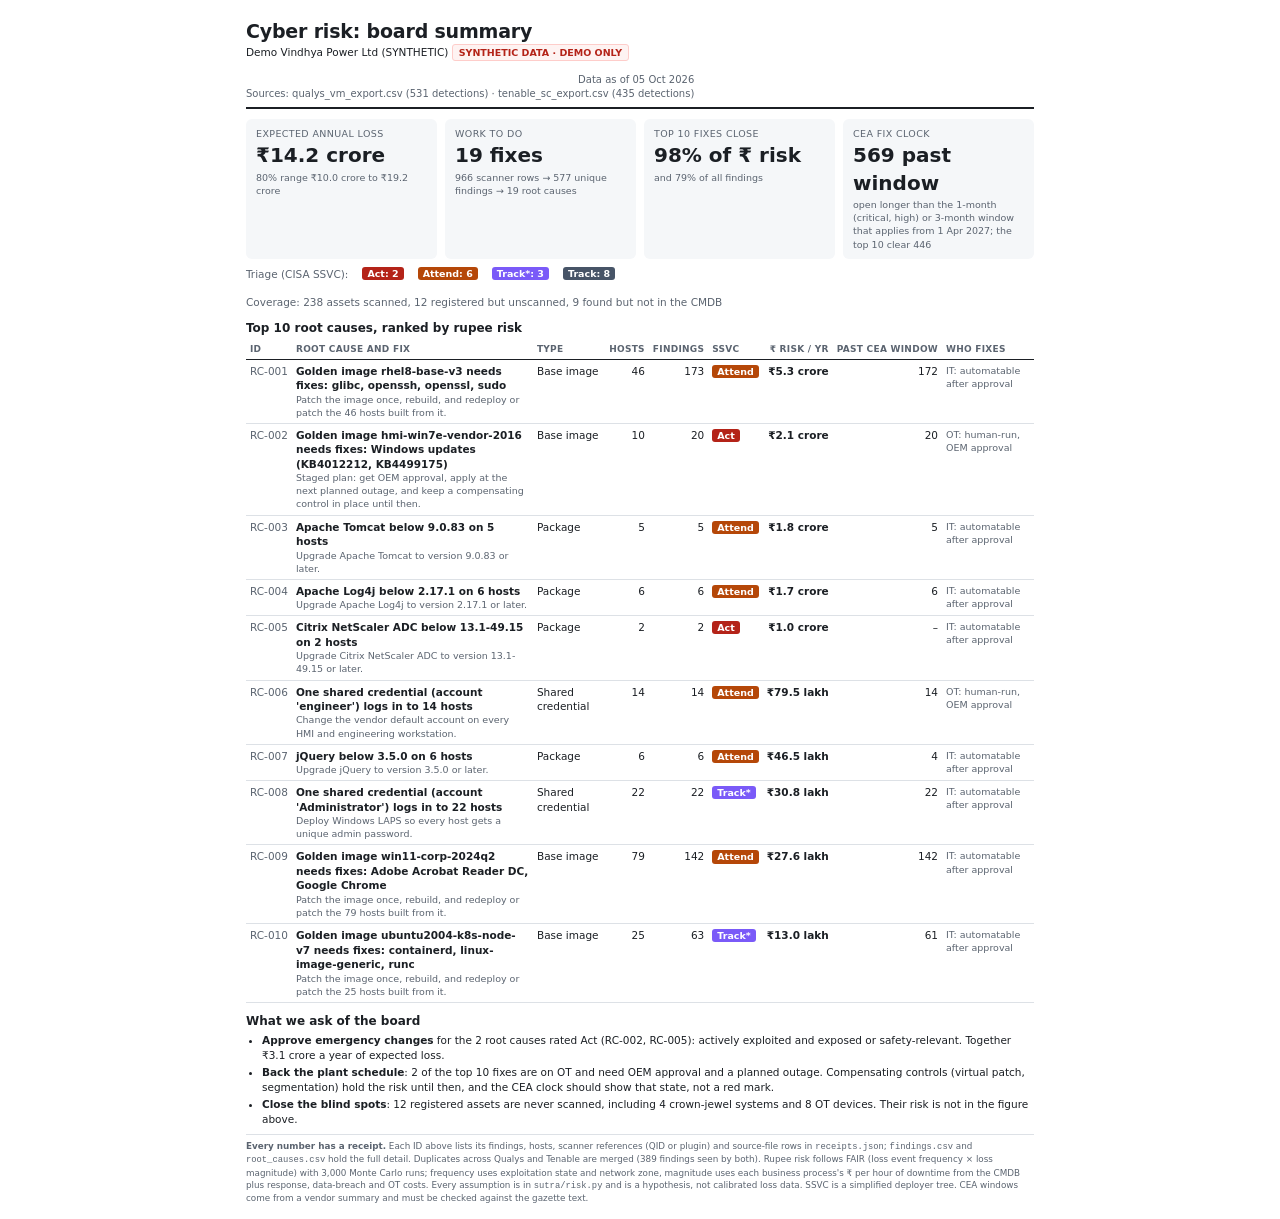
<file: examples/board_summary.html>
<!doctype html>
<html lang="en"><head><meta charset="utf-8">
<meta name="viewport" content="width=device-width, initial-scale=1">
<title>Board Cyber Summary</title>
<style>
  :root { --ink:#1b1f24; --muted:#5b6470; --line:#dde1e6; --panel:#f5f7f9; --accent:#0b5cad;
          --act:#b42318; --attend:#b54708; --trackstar:#7a5af8; --track:#475467; }
  @page { size: A4; margin: 11mm; }
  * { box-sizing: border-box; }
  body { font: 10.5px/1.38 "Segoe UI", system-ui, -apple-system, Roboto, Arial, sans-serif; color: var(--ink);
         background:#fff; margin: 0 auto; max-width: 820px; padding: 18px 16px; }
  header { display:flex; justify-content:space-between; align-items:flex-end; border-bottom:2px solid var(--ink);
           padding-bottom:6px; gap: 12px; flex-wrap: wrap; }
  h1 { font-size:19px; margin:0; letter-spacing:-.01em; }
  .meta { color:var(--muted); font-size:10px; text-align:right; }
  .synthetic { display:inline-block; background:#fef3f2; color:var(--act); border:1px solid #fecdca;
               border-radius:3px; padding:1px 6px; font-weight:600; font-size:9.5px; }
  .kpis { display:grid; grid-template-columns: repeat(4, 1fr); gap:8px; margin:10px 0 8px; }
  .kpi { background:var(--panel); border-radius:6px; padding:8px 10px; }
  .kpi .label { color:var(--muted); font-size:9.5px; text-transform:uppercase; letter-spacing:.04em; }
  .kpi .value { font-size:20px; font-weight:700; margin:2px 0 1px; font-variant-numeric: tabular-nums; }
  .kpi .sub { color:var(--muted); font-size:9.5px; }
  .strip { display:flex; gap:14px; flex-wrap:wrap; align-items:center; margin:2px 0 8px; color:var(--muted); }
  .ssvc { display:inline-block; border-radius:3px; padding:0 5px; font-weight:600; font-size:9.5px; color:#fff;
          white-space:nowrap; }
  .s-Act { background:var(--act); } .s-Attend { background:var(--attend); }
  .s-Trackstar { background:var(--trackstar); } .s-Track { background:var(--track); }
  h2 { font-size:12px; margin:10px 0 4px; }
  table { width:100%; border-collapse:collapse; }
  th { text-align:left; font-size:9px; color:var(--muted); text-transform:uppercase; letter-spacing:.03em;
       border-bottom:1px solid var(--ink); padding:3px 4px; }
  td { border-bottom:1px solid var(--line); padding:4px; vertical-align:top; }
  td.n, th.n { text-align:right; font-variant-numeric: tabular-nums; white-space:nowrap; }
  td.id { color:var(--muted); white-space:nowrap; }
  td .t { font-weight:600; }
  td .fix { color:var(--muted); font-size:9.5px; }
  td.money { font-weight:600; }
  td.who { font-size:9.5px; color:var(--muted); width:92px; }
  ul { margin:4px 0 0; padding-left:16px; }
  li { margin-bottom:3px; }
  footer { margin-top:8px; border-top:1px solid var(--line); padding-top:5px; color:var(--muted); font-size:8.8px; }
  @media (max-width: 640px) {
    .kpis { grid-template-columns: 1fr 1fr; }
    .tablewrap { overflow-x:auto; }
    table { min-width: 640px; }
  }
  @media print { body { padding:0; max-width:none; font-size:9.4px; } .kpi .value { font-size:17px; }
                  td { padding:2px 4px; } footer { font-size:8px; }
                  body { line-height:1.3; } .kpis { margin:6px 0; } .kpi { padding:5px 8px; }
                  h2 { margin:6px 0 3px; } li { margin-bottom:1px; } }
</style></head>
<body>
<header>
  <div><h1>Cyber risk: board summary</h1>
    <div>Demo Vindhya Power Ltd (SYNTHETIC) <span class="synthetic">SYNTHETIC DATA · DEMO ONLY</span></div></div>
  <div class="meta">Data as of 05 Oct 2026<br>Sources: qualys_vm_export.csv (531 detections) · tenable_sc_export.csv (435 detections)</div>
</header>

<section class="kpis">
  <div class="kpi"><div class="label">Expected annual loss</div><div class="value">₹14.2 crore</div>
    <div class="sub">80% range ₹10.0 crore to ₹19.2 crore</div></div>
  <div class="kpi"><div class="label">Work to do</div><div class="value">19 fixes</div>
    <div class="sub">966 scanner rows → 577 unique findings → 19 root causes</div></div>
  <div class="kpi"><div class="label">Top 10 fixes close</div>
    <div class="value">98% of ₹ risk</div>
    <div class="sub">and 79% of all findings</div></div>
  <div class="kpi"><div class="label">CEA fix clock</div><div class="value">569 past window</div>
    <div class="sub">open longer than the 1-month (critical, high) or 3-month window that applies from 1 Apr 2027; the top 10 clear 446</div></div>
</section>

<div class="strip"><span>Triage (CISA SSVC):</span> <span class="ssvc s-Act">Act: 2</span><span class="ssvc s-Attend">Attend: 6</span><span class="ssvc s-Trackstar">Track*: 3</span><span class="ssvc s-Track">Track: 8</span>
  <span>Coverage: 238 assets scanned, 12 registered but unscanned, 9 found but not in the CMDB</span></div>

<h2>Top 10 root causes, ranked by rupee risk</h2>
<div class="tablewrap"><table>
  <thead><tr><th>ID</th><th>Root cause and fix</th><th>Type</th><th class="n">Hosts</th><th class="n">Findings</th>
  <th>SSVC</th><th class="n">₹ risk / yr</th><th class="n">Past CEA window</th><th>Who fixes</th></tr></thead>
  <tbody>
        <tr>
          <td class="id">RC-001</td>
          <td><div class="t">Golden image rhel8-base-v3 needs fixes: glibc, openssh, openssl, sudo</div><div class="fix">Patch the image once, rebuild, and redeploy or patch the 46 hosts built from it.</div></td>
          <td>Base image</td>
          <td class="n">46</td>
          <td class="n">173</td>
          <td><span class="ssvc s-Attend">Attend</span></td>
          <td class="n money">₹5.3 crore</td>
          <td class="n">172</td>
          <td class="who">IT: automatable after approval</td>
        </tr>
        <tr>
          <td class="id">RC-002</td>
          <td><div class="t">Golden image hmi-win7e-vendor-2016 needs fixes: Windows updates (KB4012212, KB4499175)</div><div class="fix">Staged plan: get OEM approval, apply at the next planned outage, and keep a compensating control in place until then.</div></td>
          <td>Base image</td>
          <td class="n">10</td>
          <td class="n">20</td>
          <td><span class="ssvc s-Act">Act</span></td>
          <td class="n money">₹2.1 crore</td>
          <td class="n">20</td>
          <td class="who">OT: human-run, OEM approval</td>
        </tr>
        <tr>
          <td class="id">RC-003</td>
          <td><div class="t">Apache Tomcat below 9.0.83 on 5 hosts</div><div class="fix">Upgrade Apache Tomcat to version 9.0.83 or later.</div></td>
          <td>Package</td>
          <td class="n">5</td>
          <td class="n">5</td>
          <td><span class="ssvc s-Attend">Attend</span></td>
          <td class="n money">₹1.8 crore</td>
          <td class="n">5</td>
          <td class="who">IT: automatable after approval</td>
        </tr>
        <tr>
          <td class="id">RC-004</td>
          <td><div class="t">Apache Log4j below 2.17.1 on 6 hosts</div><div class="fix">Upgrade Apache Log4j to version 2.17.1 or later.</div></td>
          <td>Package</td>
          <td class="n">6</td>
          <td class="n">6</td>
          <td><span class="ssvc s-Attend">Attend</span></td>
          <td class="n money">₹1.7 crore</td>
          <td class="n">6</td>
          <td class="who">IT: automatable after approval</td>
        </tr>
        <tr>
          <td class="id">RC-005</td>
          <td><div class="t">Citrix NetScaler ADC below 13.1-49.15 on 2 hosts</div><div class="fix">Upgrade Citrix NetScaler ADC to version 13.1-49.15 or later.</div></td>
          <td>Package</td>
          <td class="n">2</td>
          <td class="n">2</td>
          <td><span class="ssvc s-Act">Act</span></td>
          <td class="n money">₹1.0 crore</td>
          <td class="n">–</td>
          <td class="who">IT: automatable after approval</td>
        </tr>
        <tr>
          <td class="id">RC-006</td>
          <td><div class="t">One shared credential (account &#x27;engineer&#x27;) logs in to 14 hosts</div><div class="fix">Change the vendor default account on every HMI and engineering workstation.</div></td>
          <td>Shared credential</td>
          <td class="n">14</td>
          <td class="n">14</td>
          <td><span class="ssvc s-Attend">Attend</span></td>
          <td class="n money">₹79.5 lakh</td>
          <td class="n">14</td>
          <td class="who">OT: human-run, OEM approval</td>
        </tr>
        <tr>
          <td class="id">RC-007</td>
          <td><div class="t">jQuery below 3.5.0 on 6 hosts</div><div class="fix">Upgrade jQuery to version 3.5.0 or later.</div></td>
          <td>Package</td>
          <td class="n">6</td>
          <td class="n">6</td>
          <td><span class="ssvc s-Attend">Attend</span></td>
          <td class="n money">₹46.5 lakh</td>
          <td class="n">4</td>
          <td class="who">IT: automatable after approval</td>
        </tr>
        <tr>
          <td class="id">RC-008</td>
          <td><div class="t">One shared credential (account &#x27;Administrator&#x27;) logs in to 22 hosts</div><div class="fix">Deploy Windows LAPS so every host gets a unique admin password.</div></td>
          <td>Shared credential</td>
          <td class="n">22</td>
          <td class="n">22</td>
          <td><span class="ssvc s-Trackstar">Track*</span></td>
          <td class="n money">₹30.8 lakh</td>
          <td class="n">22</td>
          <td class="who">IT: automatable after approval</td>
        </tr>
        <tr>
          <td class="id">RC-009</td>
          <td><div class="t">Golden image win11-corp-2024q2 needs fixes: Adobe Acrobat Reader DC, Google Chrome</div><div class="fix">Patch the image once, rebuild, and redeploy or patch the 79 hosts built from it.</div></td>
          <td>Base image</td>
          <td class="n">79</td>
          <td class="n">142</td>
          <td><span class="ssvc s-Attend">Attend</span></td>
          <td class="n money">₹27.6 lakh</td>
          <td class="n">142</td>
          <td class="who">IT: automatable after approval</td>
        </tr>
        <tr>
          <td class="id">RC-010</td>
          <td><div class="t">Golden image ubuntu2004-k8s-node-v7 needs fixes: containerd, linux-image-generic, runc</div><div class="fix">Patch the image once, rebuild, and redeploy or patch the 25 hosts built from it.</div></td>
          <td>Base image</td>
          <td class="n">25</td>
          <td class="n">63</td>
          <td><span class="ssvc s-Trackstar">Track*</span></td>
          <td class="n money">₹13.0 lakh</td>
          <td class="n">61</td>
          <td class="who">IT: automatable after approval</td>
        </tr></tbody>
</table></div>

<h2>What we ask of the board</h2>
<ul><li><b>Approve emergency changes</b> for the 2 root causes rated Act (RC-002, RC-005): actively exploited and exposed or safety-relevant. Together ₹3.1 crore a year of expected loss.</li><li><b>Back the plant schedule</b>: 2 of the top 10 fixes are on OT and need OEM approval and a planned outage. Compensating controls (virtual patch, segmentation) hold the risk until then, and the CEA clock should show that state, not a red mark.</li><li><b>Close the blind spots</b>: 12 registered assets are never scanned, including 4 crown-jewel systems and 8 OT devices. Their risk is not in the figure above.</li></ul>

<footer>
  <b>Every number has a receipt.</b> Each ID above lists its findings, hosts, scanner references (QID or plugin) and
  source-file rows in <code>receipts.json</code>; <code>findings.csv</code> and <code>root_causes.csv</code> hold the
  full detail. Duplicates across Qualys and Tenable are merged (389 findings seen by both).
  Rupee risk follows FAIR (loss event frequency × loss magnitude) with 3,000 Monte Carlo runs; frequency
  uses exploitation state and network zone, magnitude uses each business process's ₹ per hour of downtime from the
  CMDB plus response, data-breach and OT costs. Every assumption is in <code>sutra/risk.py</code> and is a hypothesis,
  not calibrated loss data. SSVC is a simplified deployer tree. CEA windows come from a vendor summary and must be
  checked against the gazette text.
</footer>
</body></html>
</file>
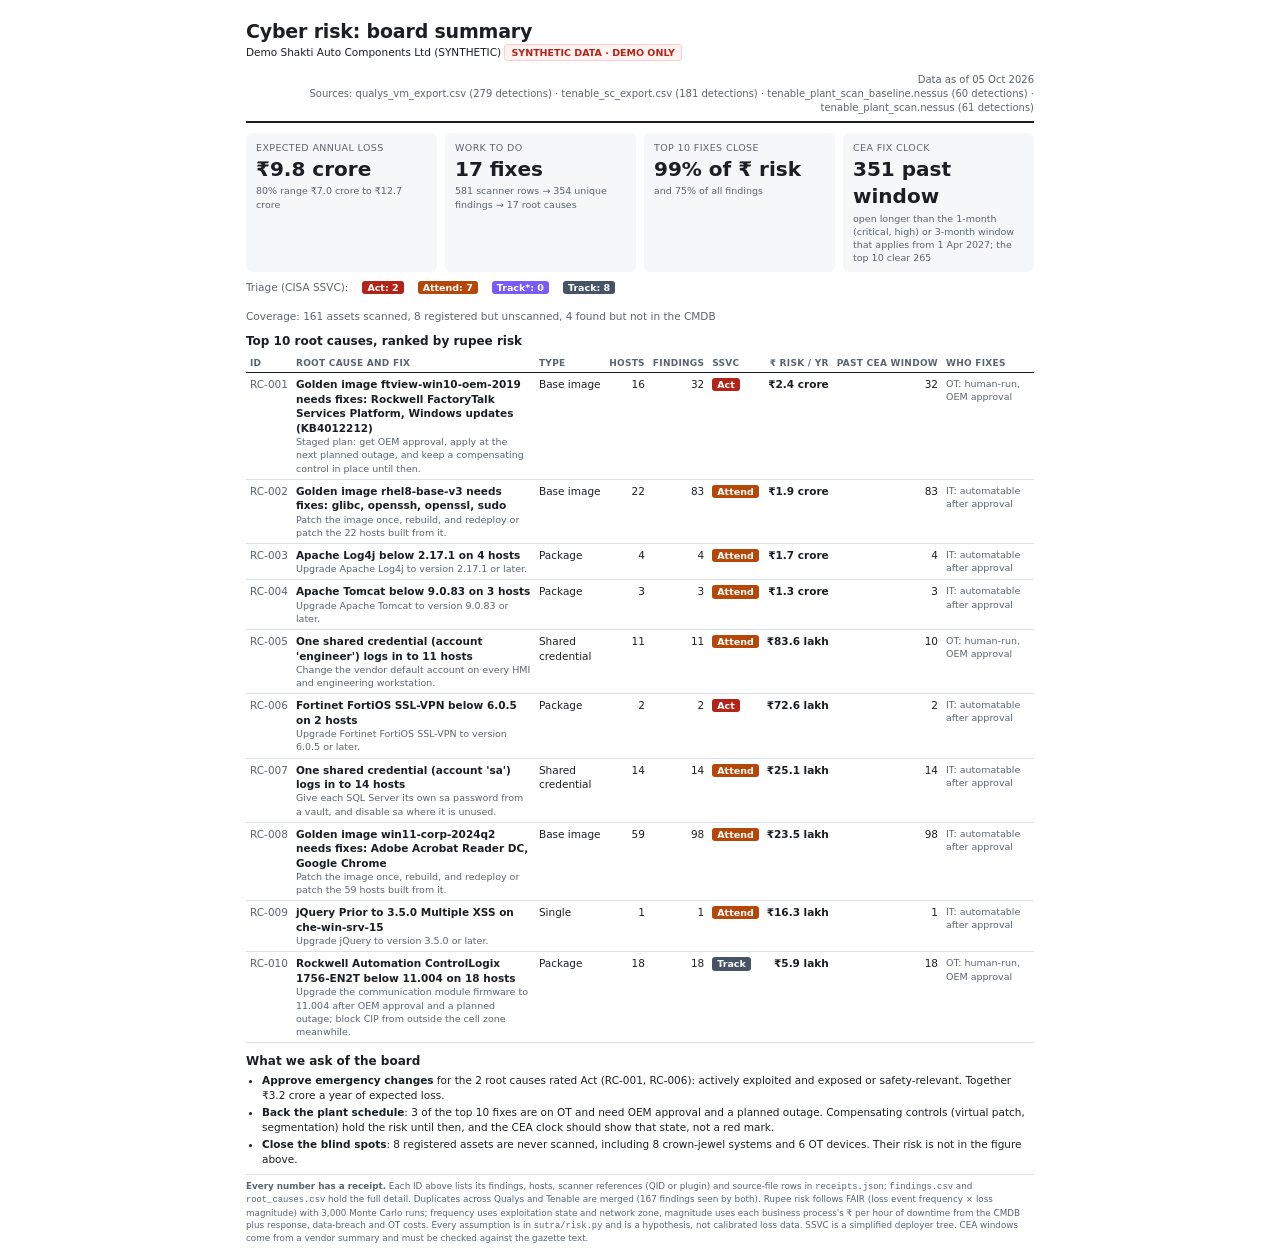
<file: examples/manufacturing/board_summary.html>
<!doctype html>
<html lang="en"><head><meta charset="utf-8">
<meta name="viewport" content="width=device-width, initial-scale=1">
<title>Board Cyber Summary</title>
<style>
  :root { --ink:#1b1f24; --muted:#5b6470; --line:#dde1e6; --panel:#f5f7f9; --accent:#0b5cad;
          --act:#b42318; --attend:#b54708; --trackstar:#7a5af8; --track:#475467; }
  @page { size: A4; margin: 11mm; }
  * { box-sizing: border-box; }
  body { font: 10.5px/1.38 "Segoe UI", system-ui, -apple-system, Roboto, Arial, sans-serif; color: var(--ink);
         background:#fff; margin: 0 auto; max-width: 820px; padding: 18px 16px; }
  header { display:flex; justify-content:space-between; align-items:flex-end; border-bottom:2px solid var(--ink);
           padding-bottom:6px; gap: 12px; flex-wrap: wrap; }
  h1 { font-size:19px; margin:0; letter-spacing:-.01em; }
  .meta { color:var(--muted); font-size:10px; text-align:right; }
  .synthetic { display:inline-block; background:#fef3f2; color:var(--act); border:1px solid #fecdca;
               border-radius:3px; padding:1px 6px; font-weight:600; font-size:9.5px; }
  .kpis { display:grid; grid-template-columns: repeat(4, 1fr); gap:8px; margin:10px 0 8px; }
  .kpi { background:var(--panel); border-radius:6px; padding:8px 10px; }
  .kpi .label { color:var(--muted); font-size:9.5px; text-transform:uppercase; letter-spacing:.04em; }
  .kpi .value { font-size:20px; font-weight:700; margin:2px 0 1px; font-variant-numeric: tabular-nums; }
  .kpi .sub { color:var(--muted); font-size:9.5px; }
  .strip { display:flex; gap:14px; flex-wrap:wrap; align-items:center; margin:2px 0 8px; color:var(--muted); }
  .ssvc { display:inline-block; border-radius:3px; padding:0 5px; font-weight:600; font-size:9.5px; color:#fff;
          white-space:nowrap; }
  .s-Act { background:var(--act); } .s-Attend { background:var(--attend); }
  .s-Trackstar { background:var(--trackstar); } .s-Track { background:var(--track); }
  h2 { font-size:12px; margin:10px 0 4px; }
  table { width:100%; border-collapse:collapse; }
  th { text-align:left; font-size:9px; color:var(--muted); text-transform:uppercase; letter-spacing:.03em;
       border-bottom:1px solid var(--ink); padding:3px 4px; }
  td { border-bottom:1px solid var(--line); padding:4px; vertical-align:top; }
  td.n, th.n { text-align:right; font-variant-numeric: tabular-nums; white-space:nowrap; }
  td.id { color:var(--muted); white-space:nowrap; }
  td .t { font-weight:600; }
  td .fix { color:var(--muted); font-size:9.5px; }
  td.money { font-weight:600; }
  td.who { font-size:9.5px; color:var(--muted); width:92px; }
  ul { margin:4px 0 0; padding-left:16px; }
  li { margin-bottom:3px; }
  footer { margin-top:8px; border-top:1px solid var(--line); padding-top:5px; color:var(--muted); font-size:8.8px; }
  @media (max-width: 640px) {
    .kpis { grid-template-columns: 1fr 1fr; }
    .tablewrap { overflow-x:auto; }
    table { min-width: 640px; }
  }
  @media print { body { padding:0; max-width:none; font-size:9.4px; } .kpi .value { font-size:17px; }
                  td { padding:2px 4px; } footer { font-size:8px; }
                  body { line-height:1.3; } .kpis { margin:6px 0; } .kpi { padding:5px 8px; }
                  h2 { margin:6px 0 3px; } li { margin-bottom:1px; } }
</style></head>
<body>
<header>
  <div><h1>Cyber risk: board summary</h1>
    <div>Demo Shakti Auto Components Ltd (SYNTHETIC) <span class="synthetic">SYNTHETIC DATA · DEMO ONLY</span></div></div>
  <div class="meta">Data as of 05 Oct 2026<br>Sources: qualys_vm_export.csv (279 detections) · tenable_sc_export.csv (181 detections) · tenable_plant_scan_baseline.nessus (60 detections) · tenable_plant_scan.nessus (61 detections)</div>
</header>

<section class="kpis">
  <div class="kpi"><div class="label">Expected annual loss</div><div class="value">₹9.8 crore</div>
    <div class="sub">80% range ₹7.0 crore to ₹12.7 crore</div></div>
  <div class="kpi"><div class="label">Work to do</div><div class="value">17 fixes</div>
    <div class="sub">581 scanner rows → 354 unique findings → 17 root causes</div></div>
  <div class="kpi"><div class="label">Top 10 fixes close</div>
    <div class="value">99% of ₹ risk</div>
    <div class="sub">and 75% of all findings</div></div>
  <div class="kpi"><div class="label">CEA fix clock</div><div class="value">351 past window</div>
    <div class="sub">open longer than the 1-month (critical, high) or 3-month window that applies from 1 Apr 2027; the top 10 clear 265</div></div>
</section>

<div class="strip"><span>Triage (CISA SSVC):</span> <span class="ssvc s-Act">Act: 2</span><span class="ssvc s-Attend">Attend: 7</span><span class="ssvc s-Trackstar">Track*: 0</span><span class="ssvc s-Track">Track: 8</span>
  <span>Coverage: 161 assets scanned, 8 registered but unscanned, 4 found but not in the CMDB</span></div>

<h2>Top 10 root causes, ranked by rupee risk</h2>
<div class="tablewrap"><table>
  <thead><tr><th>ID</th><th>Root cause and fix</th><th>Type</th><th class="n">Hosts</th><th class="n">Findings</th>
  <th>SSVC</th><th class="n">₹ risk / yr</th><th class="n">Past CEA window</th><th>Who fixes</th></tr></thead>
  <tbody>
        <tr>
          <td class="id">RC-001</td>
          <td><div class="t">Golden image ftview-win10-oem-2019 needs fixes: Rockwell FactoryTalk Services Platform, Windows updates (KB4012212)</div><div class="fix">Staged plan: get OEM approval, apply at the next planned outage, and keep a compensating control in place until then.</div></td>
          <td>Base image</td>
          <td class="n">16</td>
          <td class="n">32</td>
          <td><span class="ssvc s-Act">Act</span></td>
          <td class="n money">₹2.4 crore</td>
          <td class="n">32</td>
          <td class="who">OT: human-run, OEM approval</td>
        </tr>
        <tr>
          <td class="id">RC-002</td>
          <td><div class="t">Golden image rhel8-base-v3 needs fixes: glibc, openssh, openssl, sudo</div><div class="fix">Patch the image once, rebuild, and redeploy or patch the 22 hosts built from it.</div></td>
          <td>Base image</td>
          <td class="n">22</td>
          <td class="n">83</td>
          <td><span class="ssvc s-Attend">Attend</span></td>
          <td class="n money">₹1.9 crore</td>
          <td class="n">83</td>
          <td class="who">IT: automatable after approval</td>
        </tr>
        <tr>
          <td class="id">RC-003</td>
          <td><div class="t">Apache Log4j below 2.17.1 on 4 hosts</div><div class="fix">Upgrade Apache Log4j to version 2.17.1 or later.</div></td>
          <td>Package</td>
          <td class="n">4</td>
          <td class="n">4</td>
          <td><span class="ssvc s-Attend">Attend</span></td>
          <td class="n money">₹1.7 crore</td>
          <td class="n">4</td>
          <td class="who">IT: automatable after approval</td>
        </tr>
        <tr>
          <td class="id">RC-004</td>
          <td><div class="t">Apache Tomcat below 9.0.83 on 3 hosts</div><div class="fix">Upgrade Apache Tomcat to version 9.0.83 or later.</div></td>
          <td>Package</td>
          <td class="n">3</td>
          <td class="n">3</td>
          <td><span class="ssvc s-Attend">Attend</span></td>
          <td class="n money">₹1.3 crore</td>
          <td class="n">3</td>
          <td class="who">IT: automatable after approval</td>
        </tr>
        <tr>
          <td class="id">RC-005</td>
          <td><div class="t">One shared credential (account &#x27;engineer&#x27;) logs in to 11 hosts</div><div class="fix">Change the vendor default account on every HMI and engineering workstation.</div></td>
          <td>Shared credential</td>
          <td class="n">11</td>
          <td class="n">11</td>
          <td><span class="ssvc s-Attend">Attend</span></td>
          <td class="n money">₹83.6 lakh</td>
          <td class="n">10</td>
          <td class="who">OT: human-run, OEM approval</td>
        </tr>
        <tr>
          <td class="id">RC-006</td>
          <td><div class="t">Fortinet FortiOS SSL-VPN below 6.0.5 on 2 hosts</div><div class="fix">Upgrade Fortinet FortiOS SSL-VPN to version 6.0.5 or later.</div></td>
          <td>Package</td>
          <td class="n">2</td>
          <td class="n">2</td>
          <td><span class="ssvc s-Act">Act</span></td>
          <td class="n money">₹72.6 lakh</td>
          <td class="n">2</td>
          <td class="who">IT: automatable after approval</td>
        </tr>
        <tr>
          <td class="id">RC-007</td>
          <td><div class="t">One shared credential (account &#x27;sa&#x27;) logs in to 14 hosts</div><div class="fix">Give each SQL Server its own sa password from a vault, and disable sa where it is unused.</div></td>
          <td>Shared credential</td>
          <td class="n">14</td>
          <td class="n">14</td>
          <td><span class="ssvc s-Attend">Attend</span></td>
          <td class="n money">₹25.1 lakh</td>
          <td class="n">14</td>
          <td class="who">IT: automatable after approval</td>
        </tr>
        <tr>
          <td class="id">RC-008</td>
          <td><div class="t">Golden image win11-corp-2024q2 needs fixes: Adobe Acrobat Reader DC, Google Chrome</div><div class="fix">Patch the image once, rebuild, and redeploy or patch the 59 hosts built from it.</div></td>
          <td>Base image</td>
          <td class="n">59</td>
          <td class="n">98</td>
          <td><span class="ssvc s-Attend">Attend</span></td>
          <td class="n money">₹23.5 lakh</td>
          <td class="n">98</td>
          <td class="who">IT: automatable after approval</td>
        </tr>
        <tr>
          <td class="id">RC-009</td>
          <td><div class="t">jQuery Prior to 3.5.0 Multiple XSS on che-win-srv-15</div><div class="fix">Upgrade jQuery to version 3.5.0 or later.</div></td>
          <td>Single</td>
          <td class="n">1</td>
          <td class="n">1</td>
          <td><span class="ssvc s-Attend">Attend</span></td>
          <td class="n money">₹16.3 lakh</td>
          <td class="n">1</td>
          <td class="who">IT: automatable after approval</td>
        </tr>
        <tr>
          <td class="id">RC-010</td>
          <td><div class="t">Rockwell Automation ControlLogix 1756-EN2T below 11.004 on 18 hosts</div><div class="fix">Upgrade the communication module firmware to 11.004 after OEM approval and a planned outage; block CIP from outside the cell zone meanwhile.</div></td>
          <td>Package</td>
          <td class="n">18</td>
          <td class="n">18</td>
          <td><span class="ssvc s-Track">Track</span></td>
          <td class="n money">₹5.9 lakh</td>
          <td class="n">18</td>
          <td class="who">OT: human-run, OEM approval</td>
        </tr></tbody>
</table></div>

<h2>What we ask of the board</h2>
<ul><li><b>Approve emergency changes</b> for the 2 root causes rated Act (RC-001, RC-006): actively exploited and exposed or safety-relevant. Together ₹3.2 crore a year of expected loss.</li><li><b>Back the plant schedule</b>: 3 of the top 10 fixes are on OT and need OEM approval and a planned outage. Compensating controls (virtual patch, segmentation) hold the risk until then, and the CEA clock should show that state, not a red mark.</li><li><b>Close the blind spots</b>: 8 registered assets are never scanned, including 8 crown-jewel systems and 6 OT devices. Their risk is not in the figure above.</li></ul>

<footer>
  <b>Every number has a receipt.</b> Each ID above lists its findings, hosts, scanner references (QID or plugin) and
  source-file rows in <code>receipts.json</code>; <code>findings.csv</code> and <code>root_causes.csv</code> hold the
  full detail. Duplicates across Qualys and Tenable are merged (167 findings seen by both).
  Rupee risk follows FAIR (loss event frequency × loss magnitude) with 3,000 Monte Carlo runs; frequency
  uses exploitation state and network zone, magnitude uses each business process's ₹ per hour of downtime from the
  CMDB plus response, data-breach and OT costs. Every assumption is in <code>sutra/risk.py</code> and is a hypothesis,
  not calibrated loss data. SSVC is a simplified deployer tree. CEA windows come from a vendor summary and must be
  checked against the gazette text.
</footer>
</body></html>
</file>
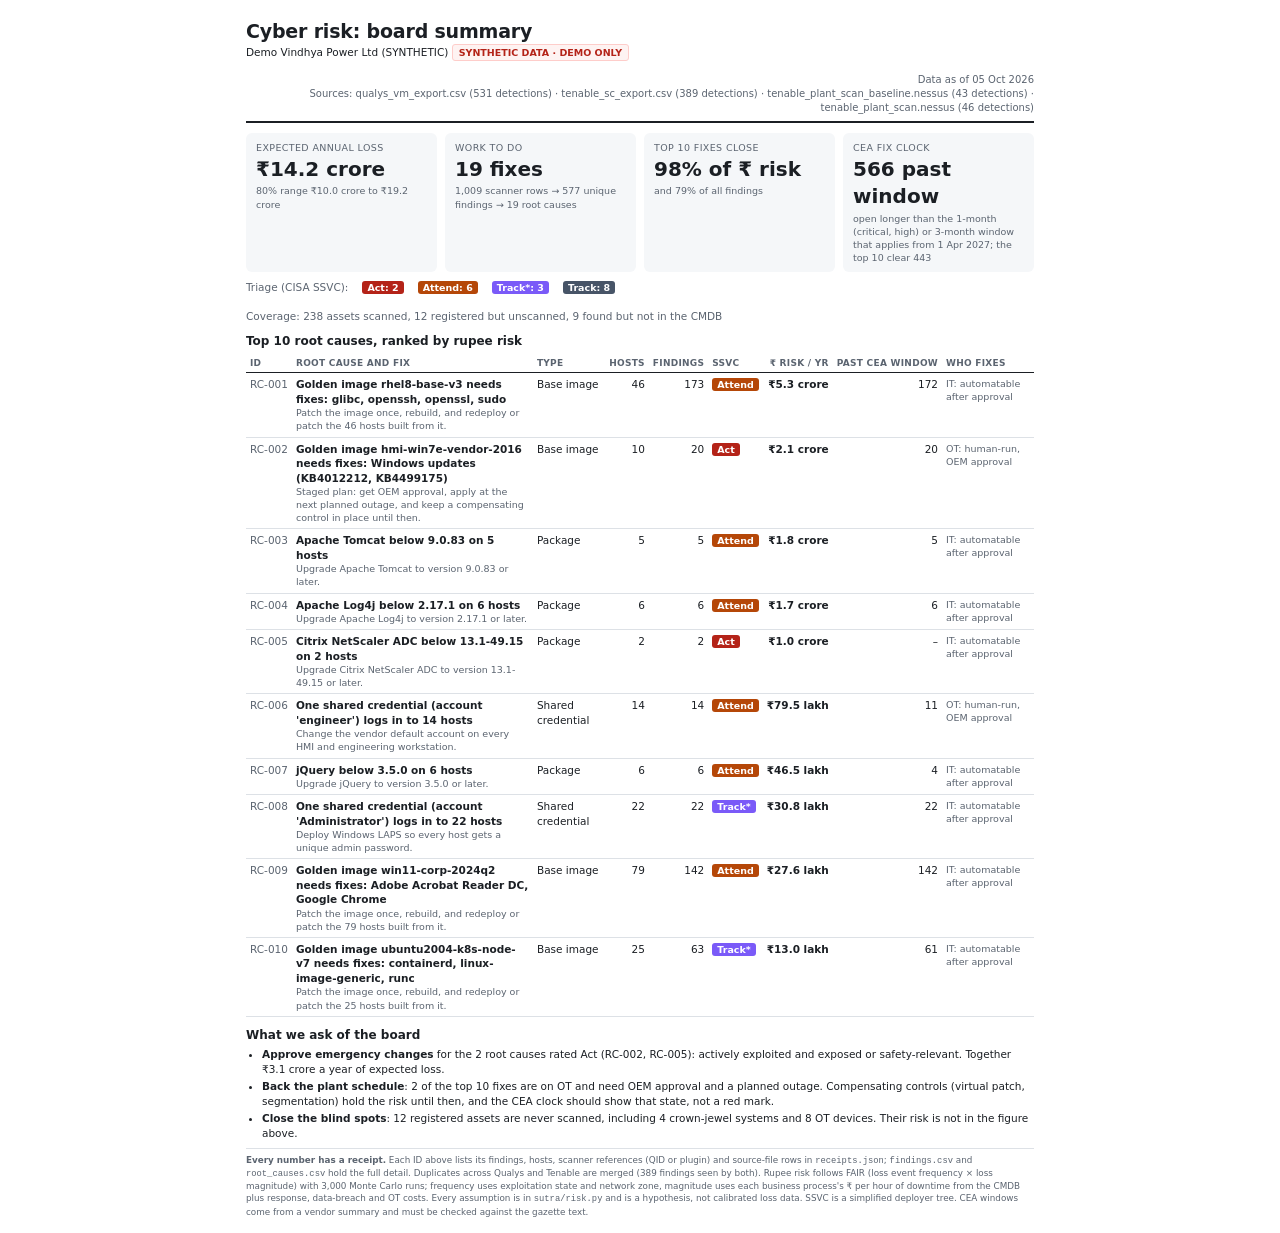
<file: examples/power/board_summary.html>
<!doctype html>
<html lang="en"><head><meta charset="utf-8">
<meta name="viewport" content="width=device-width, initial-scale=1">
<title>Board Cyber Summary</title>
<style>
  :root { --ink:#1b1f24; --muted:#5b6470; --line:#dde1e6; --panel:#f5f7f9; --accent:#0b5cad;
          --act:#b42318; --attend:#b54708; --trackstar:#7a5af8; --track:#475467; }
  @page { size: A4; margin: 11mm; }
  * { box-sizing: border-box; }
  body { font: 10.5px/1.38 "Segoe UI", system-ui, -apple-system, Roboto, Arial, sans-serif; color: var(--ink);
         background:#fff; margin: 0 auto; max-width: 820px; padding: 18px 16px; }
  header { display:flex; justify-content:space-between; align-items:flex-end; border-bottom:2px solid var(--ink);
           padding-bottom:6px; gap: 12px; flex-wrap: wrap; }
  h1 { font-size:19px; margin:0; letter-spacing:-.01em; }
  .meta { color:var(--muted); font-size:10px; text-align:right; }
  .synthetic { display:inline-block; background:#fef3f2; color:var(--act); border:1px solid #fecdca;
               border-radius:3px; padding:1px 6px; font-weight:600; font-size:9.5px; }
  .kpis { display:grid; grid-template-columns: repeat(4, 1fr); gap:8px; margin:10px 0 8px; }
  .kpi { background:var(--panel); border-radius:6px; padding:8px 10px; }
  .kpi .label { color:var(--muted); font-size:9.5px; text-transform:uppercase; letter-spacing:.04em; }
  .kpi .value { font-size:20px; font-weight:700; margin:2px 0 1px; font-variant-numeric: tabular-nums; }
  .kpi .sub { color:var(--muted); font-size:9.5px; }
  .strip { display:flex; gap:14px; flex-wrap:wrap; align-items:center; margin:2px 0 8px; color:var(--muted); }
  .ssvc { display:inline-block; border-radius:3px; padding:0 5px; font-weight:600; font-size:9.5px; color:#fff;
          white-space:nowrap; }
  .s-Act { background:var(--act); } .s-Attend { background:var(--attend); }
  .s-Trackstar { background:var(--trackstar); } .s-Track { background:var(--track); }
  h2 { font-size:12px; margin:10px 0 4px; }
  table { width:100%; border-collapse:collapse; }
  th { text-align:left; font-size:9px; color:var(--muted); text-transform:uppercase; letter-spacing:.03em;
       border-bottom:1px solid var(--ink); padding:3px 4px; }
  td { border-bottom:1px solid var(--line); padding:4px; vertical-align:top; }
  td.n, th.n { text-align:right; font-variant-numeric: tabular-nums; white-space:nowrap; }
  td.id { color:var(--muted); white-space:nowrap; }
  td .t { font-weight:600; }
  td .fix { color:var(--muted); font-size:9.5px; }
  td.money { font-weight:600; }
  td.who { font-size:9.5px; color:var(--muted); width:92px; }
  ul { margin:4px 0 0; padding-left:16px; }
  li { margin-bottom:3px; }
  footer { margin-top:8px; border-top:1px solid var(--line); padding-top:5px; color:var(--muted); font-size:8.8px; }
  @media (max-width: 640px) {
    .kpis { grid-template-columns: 1fr 1fr; }
    .tablewrap { overflow-x:auto; }
    table { min-width: 640px; }
  }
  @media print { body { padding:0; max-width:none; font-size:9.4px; } .kpi .value { font-size:17px; }
                  td { padding:2px 4px; } footer { font-size:8px; }
                  body { line-height:1.3; } .kpis { margin:6px 0; } .kpi { padding:5px 8px; }
                  h2 { margin:6px 0 3px; } li { margin-bottom:1px; } }
</style></head>
<body>
<header>
  <div><h1>Cyber risk: board summary</h1>
    <div>Demo Vindhya Power Ltd (SYNTHETIC) <span class="synthetic">SYNTHETIC DATA · DEMO ONLY</span></div></div>
  <div class="meta">Data as of 05 Oct 2026<br>Sources: qualys_vm_export.csv (531 detections) · tenable_sc_export.csv (389 detections) · tenable_plant_scan_baseline.nessus (43 detections) · tenable_plant_scan.nessus (46 detections)</div>
</header>

<section class="kpis">
  <div class="kpi"><div class="label">Expected annual loss</div><div class="value">₹14.2 crore</div>
    <div class="sub">80% range ₹10.0 crore to ₹19.2 crore</div></div>
  <div class="kpi"><div class="label">Work to do</div><div class="value">19 fixes</div>
    <div class="sub">1,009 scanner rows → 577 unique findings → 19 root causes</div></div>
  <div class="kpi"><div class="label">Top 10 fixes close</div>
    <div class="value">98% of ₹ risk</div>
    <div class="sub">and 79% of all findings</div></div>
  <div class="kpi"><div class="label">CEA fix clock</div><div class="value">566 past window</div>
    <div class="sub">open longer than the 1-month (critical, high) or 3-month window that applies from 1 Apr 2027; the top 10 clear 443</div></div>
</section>

<div class="strip"><span>Triage (CISA SSVC):</span> <span class="ssvc s-Act">Act: 2</span><span class="ssvc s-Attend">Attend: 6</span><span class="ssvc s-Trackstar">Track*: 3</span><span class="ssvc s-Track">Track: 8</span>
  <span>Coverage: 238 assets scanned, 12 registered but unscanned, 9 found but not in the CMDB</span></div>

<h2>Top 10 root causes, ranked by rupee risk</h2>
<div class="tablewrap"><table>
  <thead><tr><th>ID</th><th>Root cause and fix</th><th>Type</th><th class="n">Hosts</th><th class="n">Findings</th>
  <th>SSVC</th><th class="n">₹ risk / yr</th><th class="n">Past CEA window</th><th>Who fixes</th></tr></thead>
  <tbody>
        <tr>
          <td class="id">RC-001</td>
          <td><div class="t">Golden image rhel8-base-v3 needs fixes: glibc, openssh, openssl, sudo</div><div class="fix">Patch the image once, rebuild, and redeploy or patch the 46 hosts built from it.</div></td>
          <td>Base image</td>
          <td class="n">46</td>
          <td class="n">173</td>
          <td><span class="ssvc s-Attend">Attend</span></td>
          <td class="n money">₹5.3 crore</td>
          <td class="n">172</td>
          <td class="who">IT: automatable after approval</td>
        </tr>
        <tr>
          <td class="id">RC-002</td>
          <td><div class="t">Golden image hmi-win7e-vendor-2016 needs fixes: Windows updates (KB4012212, KB4499175)</div><div class="fix">Staged plan: get OEM approval, apply at the next planned outage, and keep a compensating control in place until then.</div></td>
          <td>Base image</td>
          <td class="n">10</td>
          <td class="n">20</td>
          <td><span class="ssvc s-Act">Act</span></td>
          <td class="n money">₹2.1 crore</td>
          <td class="n">20</td>
          <td class="who">OT: human-run, OEM approval</td>
        </tr>
        <tr>
          <td class="id">RC-003</td>
          <td><div class="t">Apache Tomcat below 9.0.83 on 5 hosts</div><div class="fix">Upgrade Apache Tomcat to version 9.0.83 or later.</div></td>
          <td>Package</td>
          <td class="n">5</td>
          <td class="n">5</td>
          <td><span class="ssvc s-Attend">Attend</span></td>
          <td class="n money">₹1.8 crore</td>
          <td class="n">5</td>
          <td class="who">IT: automatable after approval</td>
        </tr>
        <tr>
          <td class="id">RC-004</td>
          <td><div class="t">Apache Log4j below 2.17.1 on 6 hosts</div><div class="fix">Upgrade Apache Log4j to version 2.17.1 or later.</div></td>
          <td>Package</td>
          <td class="n">6</td>
          <td class="n">6</td>
          <td><span class="ssvc s-Attend">Attend</span></td>
          <td class="n money">₹1.7 crore</td>
          <td class="n">6</td>
          <td class="who">IT: automatable after approval</td>
        </tr>
        <tr>
          <td class="id">RC-005</td>
          <td><div class="t">Citrix NetScaler ADC below 13.1-49.15 on 2 hosts</div><div class="fix">Upgrade Citrix NetScaler ADC to version 13.1-49.15 or later.</div></td>
          <td>Package</td>
          <td class="n">2</td>
          <td class="n">2</td>
          <td><span class="ssvc s-Act">Act</span></td>
          <td class="n money">₹1.0 crore</td>
          <td class="n">–</td>
          <td class="who">IT: automatable after approval</td>
        </tr>
        <tr>
          <td class="id">RC-006</td>
          <td><div class="t">One shared credential (account &#x27;engineer&#x27;) logs in to 14 hosts</div><div class="fix">Change the vendor default account on every HMI and engineering workstation.</div></td>
          <td>Shared credential</td>
          <td class="n">14</td>
          <td class="n">14</td>
          <td><span class="ssvc s-Attend">Attend</span></td>
          <td class="n money">₹79.5 lakh</td>
          <td class="n">11</td>
          <td class="who">OT: human-run, OEM approval</td>
        </tr>
        <tr>
          <td class="id">RC-007</td>
          <td><div class="t">jQuery below 3.5.0 on 6 hosts</div><div class="fix">Upgrade jQuery to version 3.5.0 or later.</div></td>
          <td>Package</td>
          <td class="n">6</td>
          <td class="n">6</td>
          <td><span class="ssvc s-Attend">Attend</span></td>
          <td class="n money">₹46.5 lakh</td>
          <td class="n">4</td>
          <td class="who">IT: automatable after approval</td>
        </tr>
        <tr>
          <td class="id">RC-008</td>
          <td><div class="t">One shared credential (account &#x27;Administrator&#x27;) logs in to 22 hosts</div><div class="fix">Deploy Windows LAPS so every host gets a unique admin password.</div></td>
          <td>Shared credential</td>
          <td class="n">22</td>
          <td class="n">22</td>
          <td><span class="ssvc s-Trackstar">Track*</span></td>
          <td class="n money">₹30.8 lakh</td>
          <td class="n">22</td>
          <td class="who">IT: automatable after approval</td>
        </tr>
        <tr>
          <td class="id">RC-009</td>
          <td><div class="t">Golden image win11-corp-2024q2 needs fixes: Adobe Acrobat Reader DC, Google Chrome</div><div class="fix">Patch the image once, rebuild, and redeploy or patch the 79 hosts built from it.</div></td>
          <td>Base image</td>
          <td class="n">79</td>
          <td class="n">142</td>
          <td><span class="ssvc s-Attend">Attend</span></td>
          <td class="n money">₹27.6 lakh</td>
          <td class="n">142</td>
          <td class="who">IT: automatable after approval</td>
        </tr>
        <tr>
          <td class="id">RC-010</td>
          <td><div class="t">Golden image ubuntu2004-k8s-node-v7 needs fixes: containerd, linux-image-generic, runc</div><div class="fix">Patch the image once, rebuild, and redeploy or patch the 25 hosts built from it.</div></td>
          <td>Base image</td>
          <td class="n">25</td>
          <td class="n">63</td>
          <td><span class="ssvc s-Trackstar">Track*</span></td>
          <td class="n money">₹13.0 lakh</td>
          <td class="n">61</td>
          <td class="who">IT: automatable after approval</td>
        </tr></tbody>
</table></div>

<h2>What we ask of the board</h2>
<ul><li><b>Approve emergency changes</b> for the 2 root causes rated Act (RC-002, RC-005): actively exploited and exposed or safety-relevant. Together ₹3.1 crore a year of expected loss.</li><li><b>Back the plant schedule</b>: 2 of the top 10 fixes are on OT and need OEM approval and a planned outage. Compensating controls (virtual patch, segmentation) hold the risk until then, and the CEA clock should show that state, not a red mark.</li><li><b>Close the blind spots</b>: 12 registered assets are never scanned, including 4 crown-jewel systems and 8 OT devices. Their risk is not in the figure above.</li></ul>

<footer>
  <b>Every number has a receipt.</b> Each ID above lists its findings, hosts, scanner references (QID or plugin) and
  source-file rows in <code>receipts.json</code>; <code>findings.csv</code> and <code>root_causes.csv</code> hold the
  full detail. Duplicates across Qualys and Tenable are merged (389 findings seen by both).
  Rupee risk follows FAIR (loss event frequency × loss magnitude) with 3,000 Monte Carlo runs; frequency
  uses exploitation state and network zone, magnitude uses each business process's ₹ per hour of downtime from the
  CMDB plus response, data-breach and OT costs. Every assumption is in <code>sutra/risk.py</code> and is a hypothesis,
  not calibrated loss data. SSVC is a simplified deployer tree. CEA windows come from a vendor summary and must be
  checked against the gazette text.
</footer>
</body></html>
</file>
